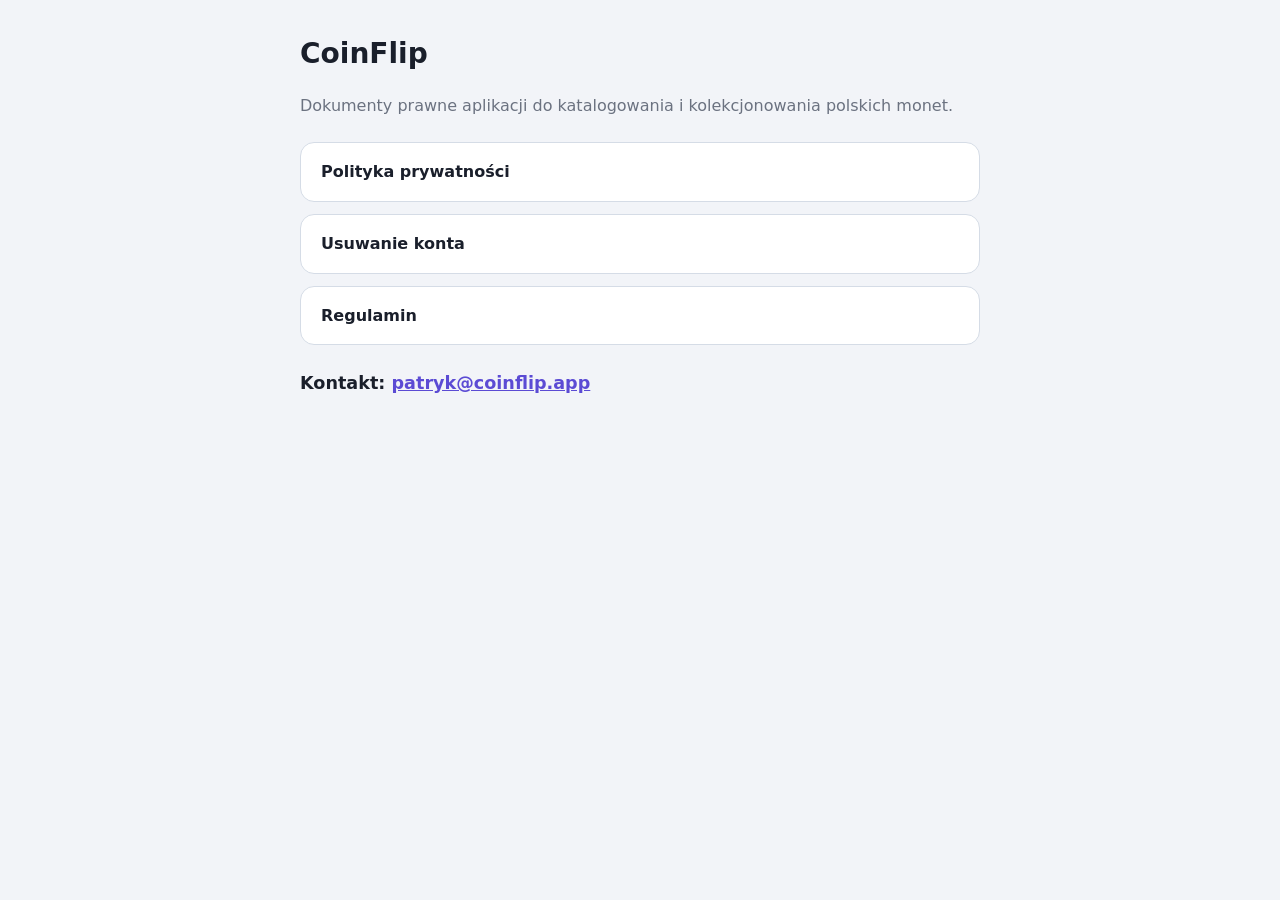
<file: index.html>
<!DOCTYPE html>
<html lang="pl">
<head>
  <meta charset="utf-8" />
  <meta name="viewport" content="width=device-width, initial-scale=1" />
  <title>CoinFlip — dokumenty prawne</title>
  <link rel="stylesheet" href="style.css" />
</head>
<body>
  <main class="wrap">
    <h1>CoinFlip</h1>
    <p class="lead">Dokumenty prawne aplikacji do katalogowania i kolekcjonowania polskich monet.</p>
    <nav class="nav">
      <a class="card" href="privacy.html">Polityka prywatności</a>
      <a class="card" href="delete-account.html">Usuwanie konta</a>
      <a class="card" href="terms.html">Regulamin</a>
    </nav>
    <p class="contact">Kontakt: <a href="mailto:patryk@coinflip.app">patryk@coinflip.app</a></p>
  </main>
</body>
</html>
</file>
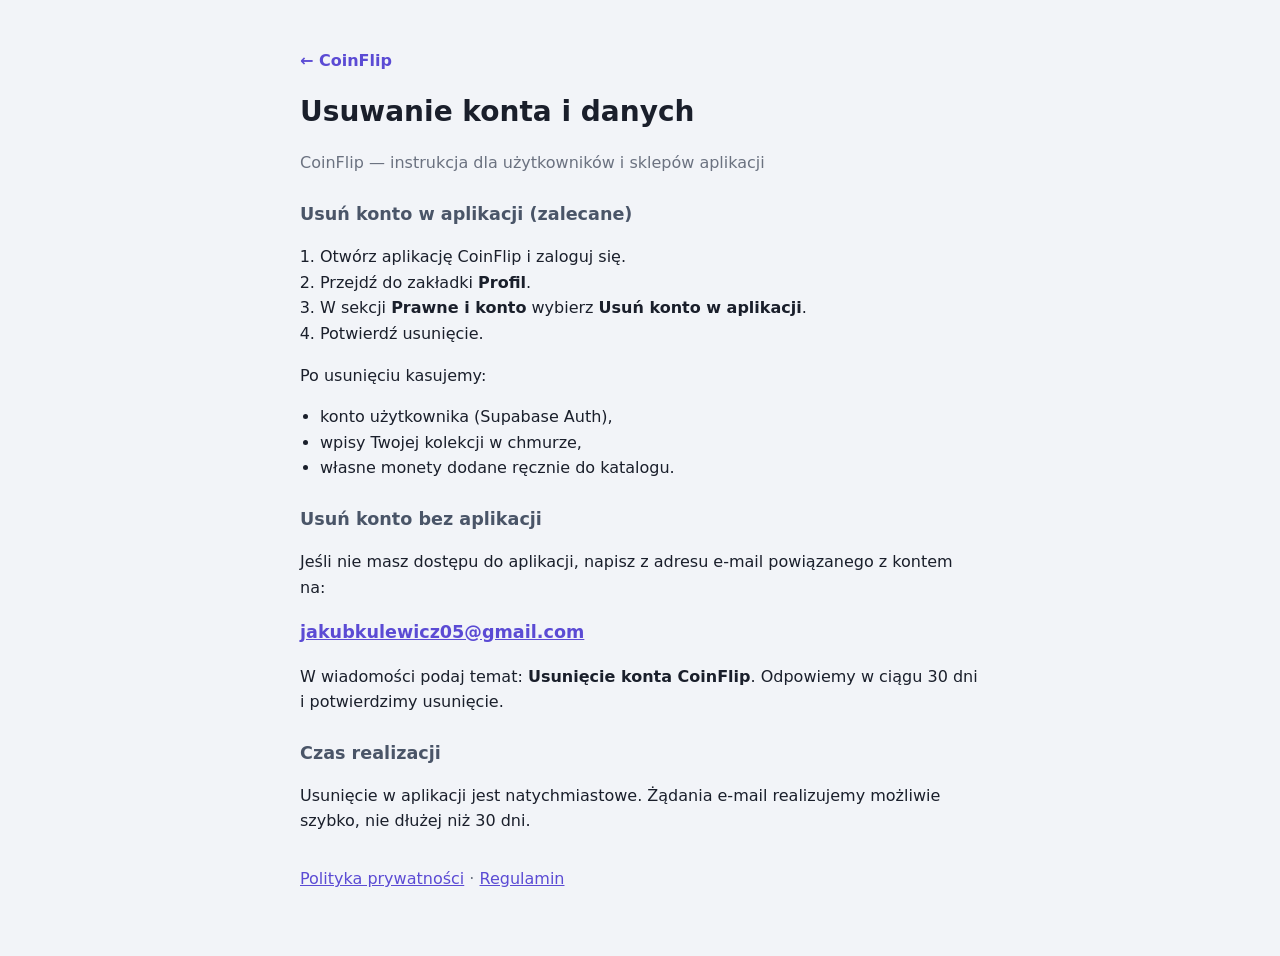
<file: delete-account.html>
<!DOCTYPE html>
<html lang="pl">
<head>
  <meta charset="utf-8" />
  <meta name="viewport" content="width=device-width, initial-scale=1" />
  <title>Usuwanie konta — CoinFlip</title>
  <link rel="stylesheet" href="style.css" />
</head>
<body>
  <main class="wrap">
    <p class="back"><a href="index.html">← CoinFlip</a></p>
    <h1>Usuwanie konta i danych</h1>
    <p class="meta">CoinFlip — instrukcja dla użytkowników i sklepów aplikacji</p>

    <h2>Usuń konto w aplikacji (zalecane)</h2>
    <ol>
      <li>Otwórz aplikację CoinFlip i zaloguj się.</li>
      <li>Przejdź do zakładki <strong>Profil</strong>.</li>
      <li>W sekcji <strong>Prawne i konto</strong> wybierz <strong>Usuń konto w aplikacji</strong>.</li>
      <li>Potwierdź usunięcie.</li>
    </ol>
    <p>Po usunięciu kasujemy:</p>
    <ul>
      <li>konto użytkownika (Supabase Auth),</li>
      <li>wpisy Twojej kolekcji w chmurze,</li>
      <li>własne monety dodane ręcznie do katalogu.</li>
    </ul>

    <h2>Usuń konto bez aplikacji</h2>
    <p>Jeśli nie masz dostępu do aplikacji, napisz z adresu e-mail powiązanego z kontem na:</p>
    <p class="contact"><a href="mailto:jakubkulewicz05@gmail.com">jakubkulewicz05@gmail.com</a></p>
    <p>W wiadomości podaj temat: <strong>Usunięcie konta CoinFlip</strong>. Odpowiemy w ciągu 30 dni i potwierdzimy usunięcie.</p>

    <h2>Czas realizacji</h2>
    <p>Usunięcie w aplikacji jest natychmiastowe. Żądania e-mail realizujemy możliwie szybko, nie dłużej niż 30 dni.</p>

    <p class="links"><a href="privacy.html">Polityka prywatności</a> · <a href="terms.html">Regulamin</a></p>
  </main>
</body>
</html>
</file>
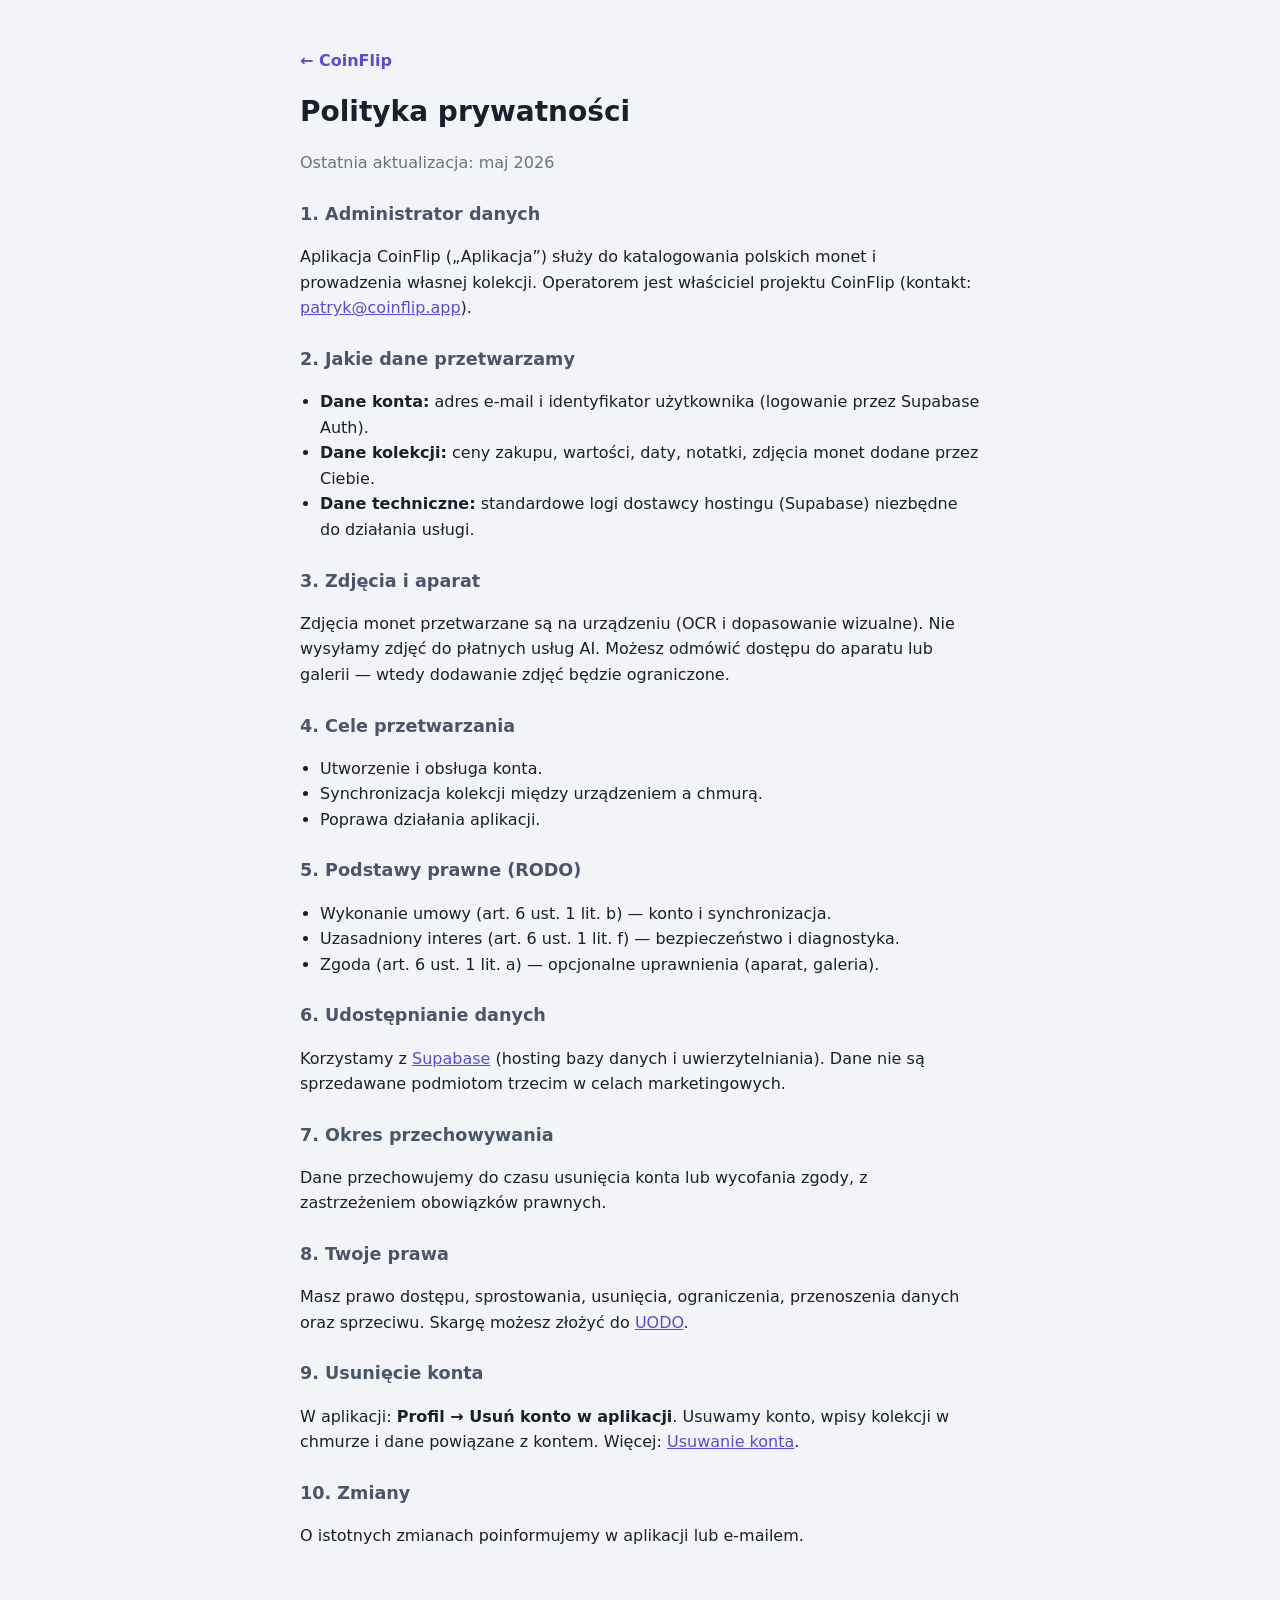
<file: privacy.html>
<!DOCTYPE html>
<html lang="pl">
<head>
  <meta charset="utf-8" />
  <meta name="viewport" content="width=device-width, initial-scale=1" />
  <title>Polityka prywatności — CoinFlip</title>
  <link rel="stylesheet" href="style.css" />
</head>
<body>
  <main class="wrap">
    <p class="back"><a href="index.html">← CoinFlip</a></p>
    <h1>Polityka prywatności</h1>
    <p class="meta">Ostatnia aktualizacja: maj 2026</p>

    <h2>1. Administrator danych</h2>
    <p>Aplikacja CoinFlip („Aplikacja”) służy do katalogowania polskich monet i prowadzenia własnej kolekcji. Operatorem jest właściciel projektu CoinFlip (kontakt: <a href="mailto:patryk@coinflip.app">patryk@coinflip.app</a>).</p>

    <h2>2. Jakie dane przetwarzamy</h2>
    <ul>
      <li><strong>Dane konta:</strong> adres e-mail i identyfikator użytkownika (logowanie przez Supabase Auth).</li>
      <li><strong>Dane kolekcji:</strong> ceny zakupu, wartości, daty, notatki, zdjęcia monet dodane przez Ciebie.</li>
      <li><strong>Dane techniczne:</strong> standardowe logi dostawcy hostingu (Supabase) niezbędne do działania usługi.</li>
    </ul>

    <h2>3. Zdjęcia i aparat</h2>
    <p>Zdjęcia monet przetwarzane są na urządzeniu (OCR i dopasowanie wizualne). Nie wysyłamy zdjęć do płatnych usług AI. Możesz odmówić dostępu do aparatu lub galerii — wtedy dodawanie zdjęć będzie ograniczone.</p>

    <h2>4. Cele przetwarzania</h2>
    <ul>
      <li>Utworzenie i obsługa konta.</li>
      <li>Synchronizacja kolekcji między urządzeniem a chmurą.</li>
      <li>Poprawa działania aplikacji.</li>
    </ul>

    <h2>5. Podstawy prawne (RODO)</h2>
    <ul>
      <li>Wykonanie umowy (art. 6 ust. 1 lit. b) — konto i synchronizacja.</li>
      <li>Uzasadniony interes (art. 6 ust. 1 lit. f) — bezpieczeństwo i diagnostyka.</li>
      <li>Zgoda (art. 6 ust. 1 lit. a) — opcjonalne uprawnienia (aparat, galeria).</li>
    </ul>

    <h2>6. Udostępnianie danych</h2>
    <p>Korzystamy z <a href="https://supabase.com" rel="noopener">Supabase</a> (hosting bazy danych i uwierzytelniania). Dane nie są sprzedawane podmiotom trzecim w celach marketingowych.</p>

    <h2>7. Okres przechowywania</h2>
    <p>Dane przechowujemy do czasu usunięcia konta lub wycofania zgody, z zastrzeżeniem obowiązków prawnych.</p>

    <h2>8. Twoje prawa</h2>
    <p>Masz prawo dostępu, sprostowania, usunięcia, ograniczenia, przenoszenia danych oraz sprzeciwu. Skargę możesz złożyć do <a href="https://uodo.gov.pl" rel="noopener">UODO</a>.</p>

    <h2>9. Usunięcie konta</h2>
    <p>W aplikacji: <strong>Profil → Usuń konto w aplikacji</strong>. Usuwamy konto, wpisy kolekcji w chmurze i dane powiązane z kontem. Więcej: <a href="delete-account.html">Usuwanie konta</a>.</p>

    <h2>10. Zmiany</h2>
    <p>O istotnych zmianach poinformujemy w aplikacji lub e-mailem.</p>
  </main>
</body>
</html>
</file>
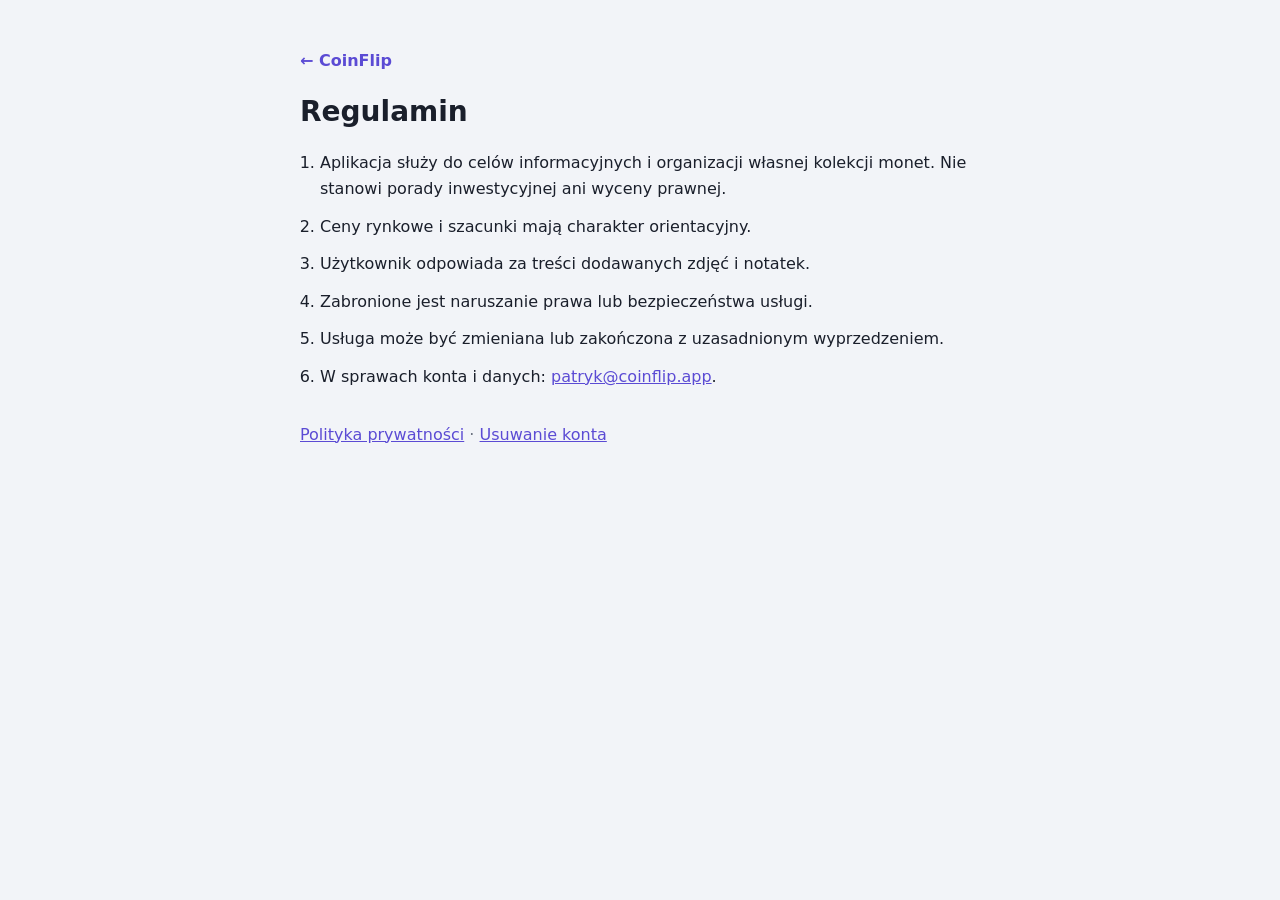
<file: terms.html>
<!DOCTYPE html>
<html lang="pl">
<head>
  <meta charset="utf-8" />
  <meta name="viewport" content="width=device-width, initial-scale=1" />
  <title>Regulamin — CoinFlip</title>
  <link rel="stylesheet" href="style.css" />
</head>
<body>
  <main class="wrap">
    <p class="back"><a href="index.html">← CoinFlip</a></p>
    <h1>Regulamin</h1>

    <ol class="terms">
      <li>Aplikacja służy do celów informacyjnych i organizacji własnej kolekcji monet. Nie stanowi porady inwestycyjnej ani wyceny prawnej.</li>
      <li>Ceny rynkowe i szacunki mają charakter orientacyjny.</li>
      <li>Użytkownik odpowiada za treści dodawanych zdjęć i notatek.</li>
      <li>Zabronione jest naruszanie prawa lub bezpieczeństwa usługi.</li>
      <li>Usługa może być zmieniana lub zakończona z uzasadnionym wyprzedzeniem.</li>
      <li>W sprawach konta i danych: <a href="mailto:patryk@coinflip.app">patryk@coinflip.app</a>.</li>
    </ol>

    <p class="links"><a href="privacy.html">Polityka prywatności</a> · <a href="delete-account.html">Usuwanie konta</a></p>
  </main>
</body>
</html>
</file>
<file: style.css>
* { box-sizing: border-box; }
body {
  margin: 0;
  font-family: system-ui, -apple-system, "Segoe UI", Roboto, sans-serif;
  background: #f2f4f8;
  color: #1a1f2b;
  line-height: 1.6;
}
.wrap {
  max-width: 720px;
  margin: 0 auto;
  padding: 2rem 1.25rem 3rem;
}
h1 { font-size: 1.75rem; margin: 0 0 0.5rem; }
h2 { font-size: 1.1rem; margin: 1.5rem 0 0.5rem; color: #4a5568; }
.meta, .lead { color: #6b7280; }
.back a { color: #5b4bd4; text-decoration: none; font-weight: 600; }
a { color: #5b4bd4; }
ul, ol { padding-left: 1.25rem; }
.contact { font-size: 1.1rem; font-weight: 600; }
.links { margin-top: 2rem; color: #6b7280; }
.nav { display: flex; flex-direction: column; gap: 0.75rem; margin: 1.5rem 0; }
.card {
  display: block;
  padding: 1rem 1.25rem;
  background: #fff;
  border: 1px solid #d5dce6;
  border-radius: 14px;
  text-decoration: none;
  color: #1a1f2b;
  font-weight: 600;
}
.card:hover { border-color: #5b4bd4; }
.terms li { margin-bottom: 0.75rem; }
</file>
